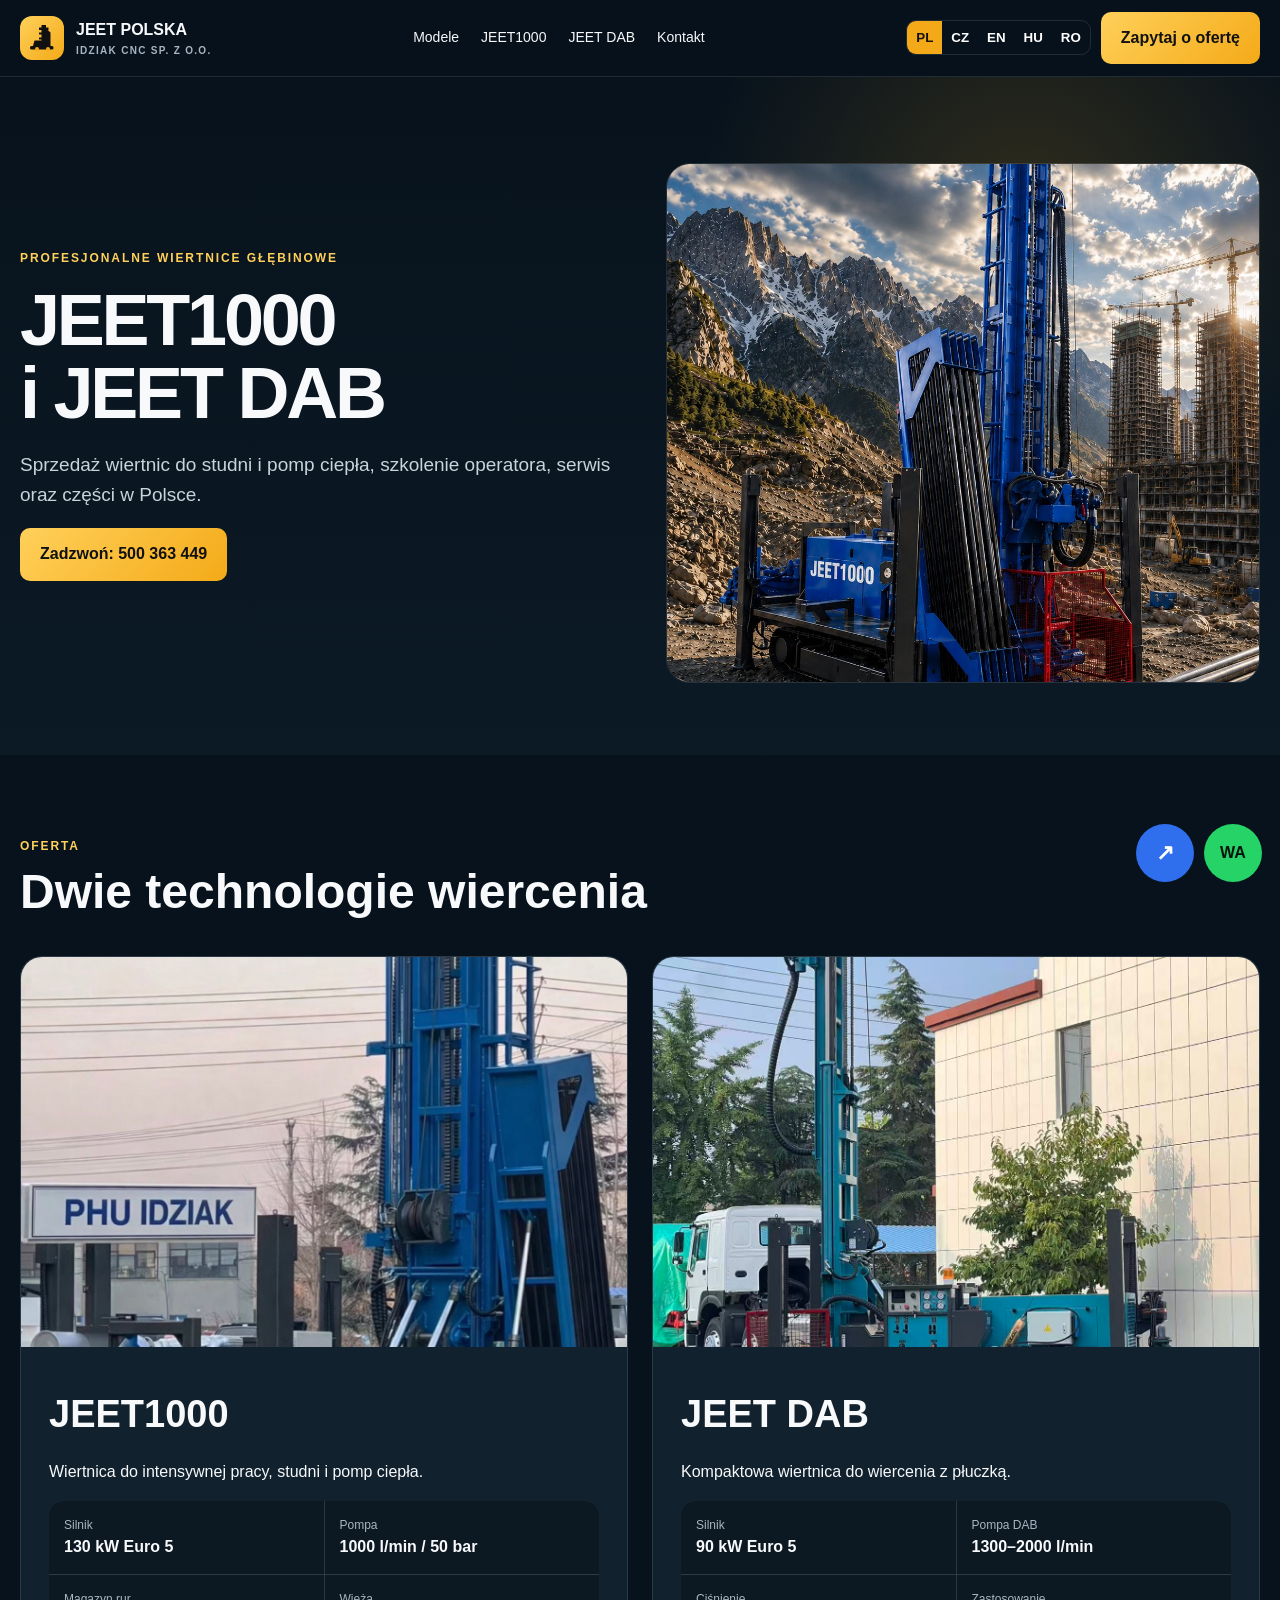
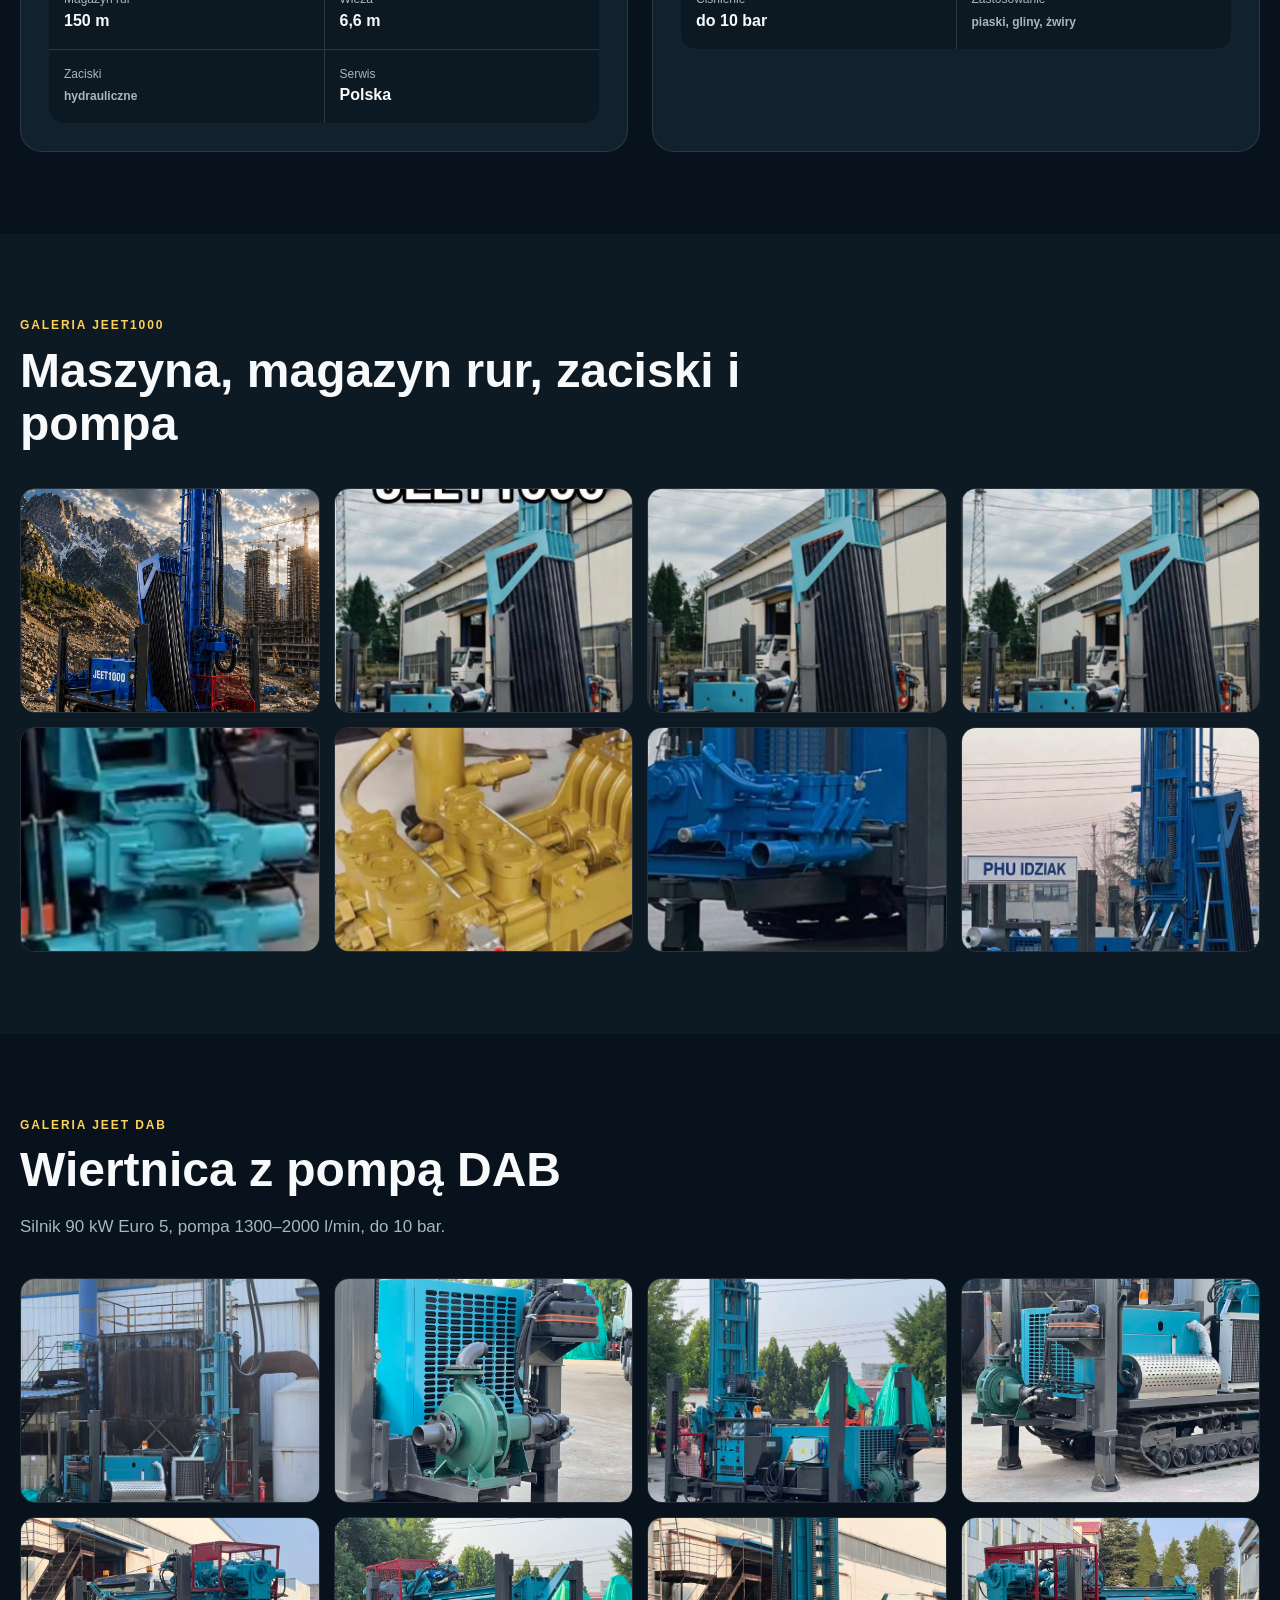
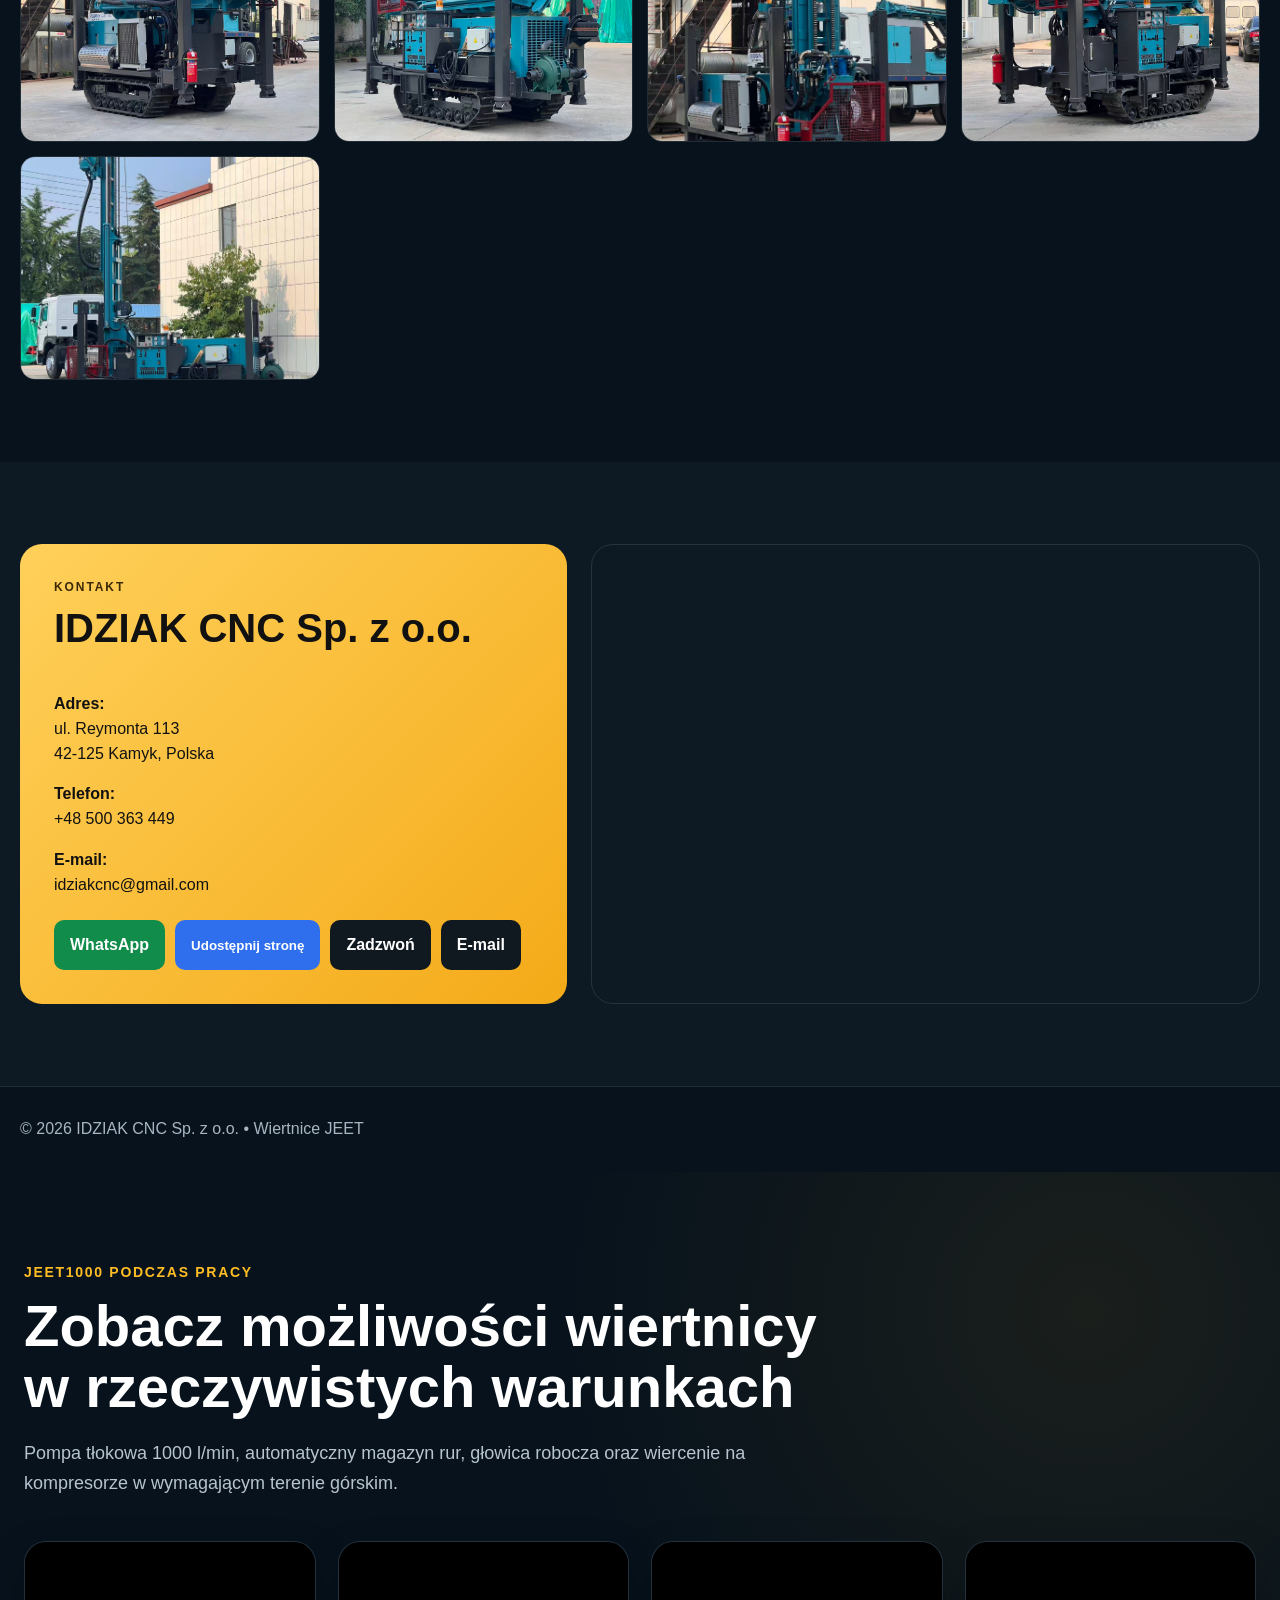
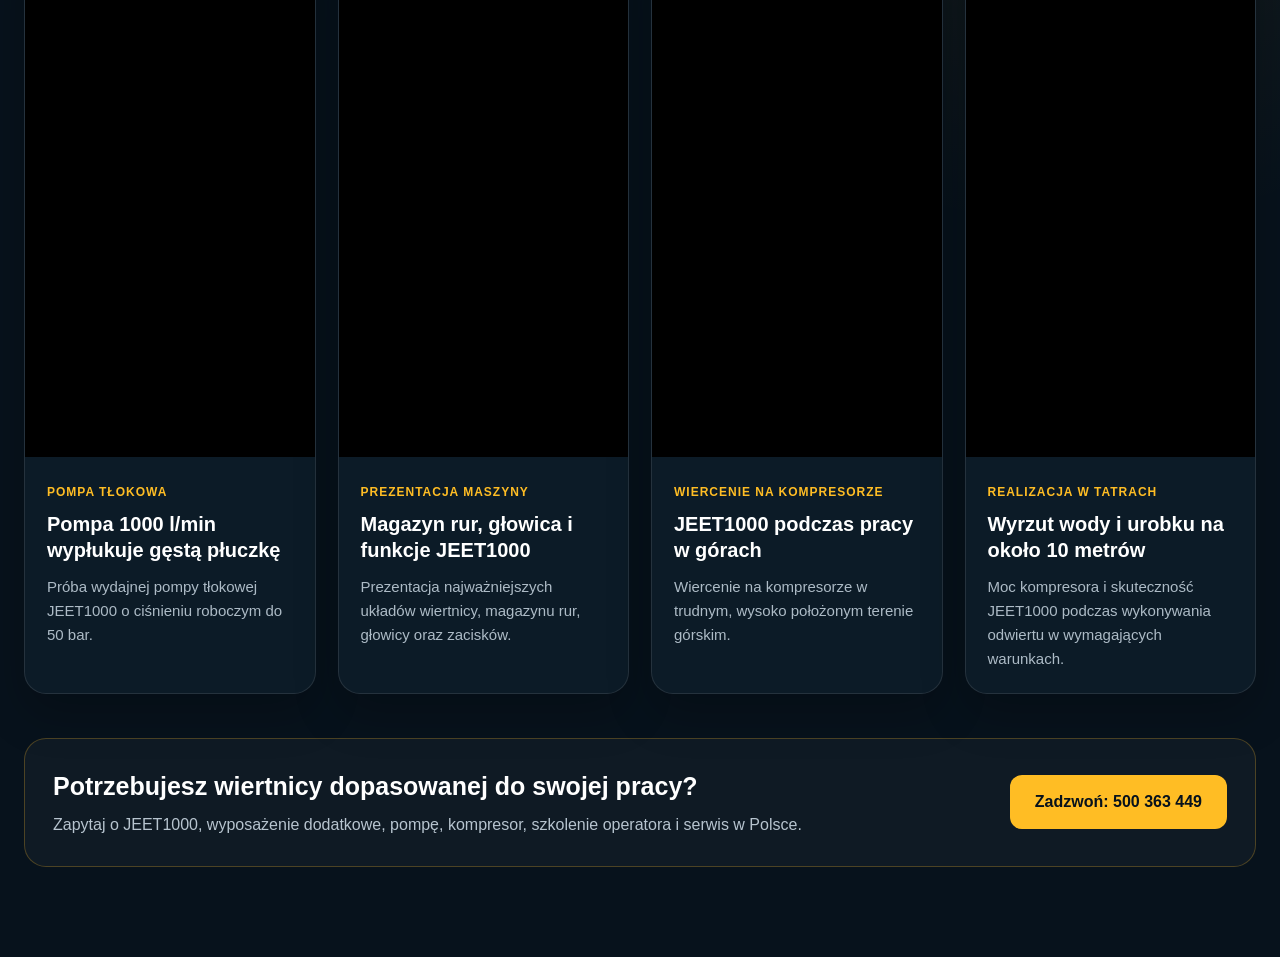
<file: index.html>
<!doctype html>
<html lang="pl"><head><meta charset="utf-8"><meta name="viewport" content="width=device-width,initial-scale=1">
<meta name="description" content="Wiertnice JEET1000 i JEET DAB. Sprzedaż, serwis i części – IDZIAK CNC Sp. z o.o.">
<title>Wiertnice JEET | IDZIAK CNC Sp. z o.o.</title>
  <link rel="canonical" href="https://jeetpolska.pl/">

<meta property="og:type" content="website">
<meta property="og:locale" content="pl_PL">
<meta property="og:site_name" content="JEET POLSKA">
<meta property="og:title" content="Wiertnice JEET1000 i JEET DAB | JEET POLSKA">
<meta property="og:description" content="Profesjonalne wiertnice do studni głębinowych i pomp ciepła. Sprzedaż, szkolenie operatora, serwis i części w Polsce.">
<meta property="og:url" content="https://jeetpolska.pl/">
<meta property="og:image" content="https://jeetpolska.pl/og-jeetpolska.jpg">
<meta property="og:image:secure_url" content="https://jeetpolska.pl/og-jeetpolska.jpg">
<meta property="og:image:type" content="image/jpeg">
<meta property="og:image:width" content="1200">
<meta property="og:image:height" content="630">
<meta property="og:image:alt" content="Wiertnica JEET1000 – JEET POLSKA">

<meta name="twitter:card" content="summary_large_image">
<meta name="twitter:title" content="Wiertnice JEET1000 i JEET DAB">
<meta name="twitter:description" content="Profesjonalne wiertnice do studni głębinowych i pomp ciepła.">
<meta name="twitter:image" content="https://jeetpolska.pl/og-jeetpolska.jpg">
<style>
:root{--bg:#07121c;--p:#11212d;--t:#f7f9fb;--m:#a7b6c2;--g:#f4aa18;--g2:#ffd05a;--l:rgba(255,255,255,.11);--mx:1240px}
*{box-sizing:border-box}html{scroll-behavior:smooth}body{margin:0;font-family:Arial,sans-serif;background:var(--bg);color:var(--t);line-height:1.55}a{color:inherit;text-decoration:none}img{display:block;max-width:100%}.w{width:min(var(--mx),calc(100% - 40px));margin:auto}
nav{position:sticky;top:0;z-index:20;background:rgba(7,18,28,.93);border-bottom:1px solid var(--l)}.nav{min-height:76px;display:flex;align-items:center;justify-content:space-between;gap:20px}.brand{display:flex;align-items:center;gap:12px;font-weight:900}.mark{width:44px;height:44px;border-radius:12px;background:linear-gradient(135deg,var(--g2),var(--g));color:#111;display:grid;place-items:center}.mark svg{width:32px;height:32px}.brand small{display:block;color:var(--m);font-size:10px;letter-spacing:.13em}.menu{display:flex;gap:22px;font-size:14px}.btn{display:inline-flex;padding:14px 20px;border-radius:10px;background:linear-gradient(135deg,var(--g2),var(--g));color:#111;font-weight:900}
.lang{display:flex;border:1px solid var(--l);border-radius:10px;overflow:hidden}.lang button{border:0;background:transparent;color:#fff;padding:9px 9px;cursor:pointer;font-weight:700}.lang button.on{background:var(--g);color:#111}
.hero{padding:86px 0 72px;background:radial-gradient(circle at 80% 20%,rgba(244,170,24,.17),transparent 28%),linear-gradient(180deg,#07121c,#0c1a25)}.hg{display:grid;grid-template-columns:1fr 1fr;gap:52px;align-items:center}.eye{color:var(--g2);font-size:12px;font-weight:900;letter-spacing:.16em;text-transform:uppercase}h1{font-size:clamp(42px,6vw,72px);line-height:1.02;letter-spacing:-.045em;margin:16px 0 20px}.lead{font-size:19px;color:#c8d4dc}.photo{height:520px;border-radius:24px;overflow:hidden;border:1px solid var(--l);background:transparent}.photo img{width:100%;height:100%;object-fit:cover;object-position:center}
section{padding:82px 0}.dark{background:#0d1923}.head{max-width:800px;margin-bottom:38px}.head h2{font-size:clamp(32px,4vw,48px);line-height:1.1;margin:10px 0 14px}.head p{color:var(--m);font-size:17px}.models{display:grid;grid-template-columns:1fr 1fr;gap:24px}.card{border:1px solid var(--l);border-radius:22px;background:var(--p);overflow:hidden}.card img{width:100%;height:390px;object-fit:cover}.body{padding:28px}.body h3{font-size:38px;margin:10px 0}.specs{display:grid;grid-template-columns:1fr 1fr;gap:1px;background:var(--l);border-radius:14px;overflow:hidden}.spec{background:#0d1922;padding:15px}.spec span{display:block;color:var(--m);font-size:12px}.gallery{display:grid;grid-template-columns:repeat(4,1fr);gap:14px}.gallery a{aspect-ratio:4/3;border-radius:15px;overflow:hidden;border:1px solid var(--l)}.gallery img{width:100%;height:100%;object-fit:cover}.contact{display:grid;grid-template-columns:.9fr 1.1fr;gap:24px}.cc{padding:34px;border-radius:22px;background:linear-gradient(135deg,var(--g2),var(--g));color:#111}.cc h2{font-size:40px;margin-top:0}.quick{display:flex;gap:10px;flex-wrap:wrap;margin-top:22px}.quick a,.quick button{padding:13px 16px;border-radius:10px;background:#101820;color:#fff;font-weight:900;border:0;cursor:pointer}.quick .wa{background:#128c4a}.quick .share{background:#2f6fed}.map{border-radius:22px;overflow:hidden;border:1px solid var(--l)}.map iframe{width:100%;height:430px;border:0}footer{padding:30px 0;border-top:1px solid var(--l);color:var(--m)}.floating{position:fixed;right:18px;bottom:18px;display:flex;gap:10px;z-index:30}.float{width:58px;height:58px;border-radius:50%;display:grid;place-items:center;font-weight:900;border:0;cursor:pointer}.float.wa{background:#25d366;color:#07120b}.float.share{background:#2f6fed;color:#fff;font-size:22px}
[data-lang]{display:none!important}[data-lang].active{display:initial!important}
@media(max-width:1050px){.menu{display:none}.nav{flex-wrap:wrap;padding:10px 0}.nav-actions{display:flex;gap:8px;align-items:center}}
@media(max-width:900px){.hg,.models,.contact{grid-template-columns:1fr}.gallery{grid-template-columns:repeat(2,1fr)}}
@media(max-width:560px){.w{width:calc(100% - 24px)}.gallery,.specs{grid-template-columns:1fr}.photo{height:400px}.nav .btn{display:none}.lang{flex-wrap:wrap}.lang button{padding:8px 7px}}
.photo{
  background:transparent!important;
  overflow:hidden!important;
}

.head .photo{
  background:transparent!important;
  overflow:hidden!important;
}

.head .photo img{
  width:100%!important;
  height:100%!important;
  display:block!important;
  object-fit:cover!important;
  object-position:center!important;
}

.gallery .photo{
  background:transparent!important;
  overflow:hidden!important;
}

.gallery .photo img{
  width:100%!important;
  height:100%!important;
  display:block!important;
  object-fit:contain!important;
  object-position:center bottom!important;

</style></head><body>
<nav><div class="w nav">
<a class="brand" href="#"><span class="mark">
<svg viewBox="0 0 64 64" aria-hidden="true">
<rect x="8" y="48" width="47" height="7" rx="3" fill="#111"/>
<path d="M31 6h9v42h-9z" fill="#111"/>
<path d="M26 11h19v5H26zM26 21h19v4H26zM26 31h19v4H26z" fill="#111"/>
<path d="M40 13l9 8v27h-9z" fill="#111"/>
<path d="M17 37h17v11H14z" fill="#111"/>
<circle cx="22" cy="54" r="4" fill="#f4aa18"/><circle cx="44" cy="54" r="4" fill="#f4aa18"/>
</svg>
</span><span>JEET POLSKA<small>IDZIAK CNC SP. Z O.O.</small></span></a>

<div class="menu">
<a href="#modele"><span data-lang="pl">Modele</span><span data-lang="cs">Modely</span><span data-lang="en">Models</span><span data-lang="hu">Modellek</span><span data-lang="ro">Modele</span></a>
<a href="#jeet1000">JEET1000</a><a href="#jeetdab">JEET DAB</a>
<a href="#kontakt"><span data-lang="pl">Kontakt</span><span data-lang="cs">Kontakt</span><span data-lang="en">Contact</span><span data-lang="hu">Kapcsolat</span><span data-lang="ro">Contact</span></a>
</div>

<div class="nav-actions" style="display:flex;gap:10px;align-items:center">
<div class="lang"><button data-set-lang="pl" class="on">PL</button><button data-set-lang="cs">CZ</button><button data-set-lang="en">EN</button><button data-set-lang="hu">HU</button><button data-set-lang="ro">RO</button></div>
<a class="btn" href="#kontakt"><span data-lang="pl">Zapytaj o ofertę</span><span data-lang="cs">Poptat nabídku</span><span data-lang="en">Request a quote</span><span data-lang="hu">Ajánlatkérés</span><span data-lang="ro">Cere ofertă</span></a>
</div>
</div></nav>

<header class="hero"><div class="w hg"><div>
<div class="eye"><span data-lang="pl">Profesjonalne wiertnice głębinowe</span><span data-lang="cs">Profesionální hlubinné vrtné soupravy</span><span data-lang="en">Professional deep drilling rigs</span><span data-lang="hu">Professzionális mélyfúró berendezések</span><span data-lang="ro">Instalații profesionale de foraj de adâncime</span></div>
<h1>JEET1000<br><span data-lang="pl">i JEET DAB</span><span data-lang="cs">a JEET DAB</span><span data-lang="en">and JEET DAB</span><span data-lang="hu">és JEET DAB</span><span data-lang="ro">și JEET DAB</span></h1>
<p class="lead"><span data-lang="pl">Sprzedaż wiertnic do studni i pomp ciepła, szkolenie operatora, serwis oraz części w Polsce.</span><span data-lang="cs">Prodej vrtných souprav pro studny a tepelná čerpadla, školení obsluhy, servis a náhradní díly.</span><span data-lang="en">Sales of drilling rigs for wells and heat pumps, operator training, service and spare parts.</span><span data-lang="hu">Fúróberendezések értékesítése kutakhoz és hőszivattyúkhoz, kezelői oktatás, szerviz és alkatrészek.</span><span data-lang="ro">Vânzare de instalații de foraj pentru puțuri și pompe de căldură, instruire operatori, service și piese de schimb.</span></p>
<p><a class="btn" href="tel:+48500363449"><span data-lang="pl">Zadzwoń: 500 363 449</span><span data-lang="cs">Zavolejte: +48 500 363 449</span><span data-lang="en">Call: +48 500 363 449</span><span data-lang="hu">Hívjon: +48 500 363 449</span><span data-lang="ro">Sunați: +48 500 363 449</span></a></p>
</div><div class="photo"><img src="assets/jeet1000-1.jpg" alt="JEET1000"></div></div></header>

<section id="modele"><div class="w"><div class="head"><div class="eye"><span data-lang="pl">Oferta</span><span data-lang="cs">Nabídka</span><span data-lang="en">Offer</span><span data-lang="hu">Kínálat</span><span data-lang="ro">Ofertă</span></div><h2><span data-lang="pl">Dwie technologie wiercenia</span><span data-lang="cs">Dvě technologie vrtání</span><span data-lang="en">Two drilling technologies</span><span data-lang="hu">Két fúrási technológia</span><span data-lang="ro">Două tehnologii de foraj</span></h2></div><div class="models">

<article class="card"><img src="assets/jeet1000-8.jpg" alt="JEET1000"><div class="body"><h3>JEET1000</h3><p><span data-lang="pl">Wiertnica do intensywnej pracy, studni i pomp ciepła.</span><span data-lang="cs">Vrtná souprava pro intenzivní práci, studny a tepelná čerpadla.</span><span data-lang="en">A drilling rig for intensive work, wells and heat pumps.</span><span data-lang="hu">Nagy igénybevételű fúróberendezés kutakhoz és hőszivattyúkhoz.</span><span data-lang="ro">Instalație de foraj pentru lucrări intensive, puțuri și pompe de căldură.</span></p>
<div class="specs">
<div class="spec"><span><span data-lang="pl">Silnik</span><span data-lang="cs">Motor</span><span data-lang="en">Engine</span><span data-lang="hu">Motor</span><span data-lang="ro">Motor</span></span><strong>130 kW Euro 5</strong></div>
<div class="spec"><span><span data-lang="pl">Pompa</span><span data-lang="cs">Čerpadlo</span><span data-lang="en">Pump</span><span data-lang="hu">Szivattyú</span><span data-lang="ro">Pompă</span></span><strong>1000 l/min / 50 bar</strong></div>
<div class="spec"><span><span data-lang="pl">Magazyn rur</span><span data-lang="cs">Zásobník tyčí</span><span data-lang="en">Rod storage</span><span data-lang="hu">Fúrórúd-tároló</span><span data-lang="ro">Magazie prăjini</span></span><strong>150 m</strong></div>
<div class="spec"><span><span data-lang="pl">Wieża</span><span data-lang="cs">Věž</span><span data-lang="en">Mast</span><span data-lang="hu">Torony</span><span data-lang="ro">Turn</span></span><strong>6,6 m</strong></div>
<div class="spec"><span><span data-lang="pl">Zaciski</span><span data-lang="cs">Upínání</span><span data-lang="en">Clamps</span><span data-lang="hu">Befogók</span><span data-lang="ro">Cleme</span></span><strong><span data-lang="pl">hydrauliczne</span><span data-lang="cs">hydraulické</span><span data-lang="en">hydraulic</span><span data-lang="hu">hidraulikus</span><span data-lang="ro">hidraulice</span></strong></div>
<div class="spec"><span><span data-lang="pl">Serwis</span><span data-lang="cs">Servis</span><span data-lang="en">Service</span><span data-lang="hu">Szerviz</span><span data-lang="ro">Service</span></span><strong>Polska</strong></div>
</div></div></article>

<article class="card"><img src="assets/jeetdab-9.jpg" alt="JEET DAB"><div class="body"><h3>JEET DAB</h3><p><span data-lang="pl">Kompaktowa wiertnica do wiercenia z płuczką.</span><span data-lang="cs">Kompaktní vrtná souprava pro vrtání s výplachem.</span><span data-lang="en">Compact drilling rig for mud drilling.</span><span data-lang="hu">Kompakt fúróberendezés öblítéses fúráshoz.</span><span data-lang="ro">Instalație compactă pentru foraj cu noroi.</span></p>
<div class="specs">
<div class="spec"><span><span data-lang="pl">Silnik</span><span data-lang="cs">Motor</span><span data-lang="en">Engine</span><span data-lang="hu">Motor</span><span data-lang="ro">Motor</span></span><strong>90 kW Euro 5</strong></div>
<div class="spec"><span>Pompa DAB</span><strong>1300–2000 l/min</strong></div>
<div class="spec"><span><span data-lang="pl">Ciśnienie</span><span data-lang="cs">Tlak</span><span data-lang="en">Pressure</span><span data-lang="hu">Nyomás</span><span data-lang="ro">Presiune</span></span><strong>do 10 bar</strong></div>
<div class="spec"><span><span data-lang="pl">Zastosowanie</span><span data-lang="cs">Použití</span><span data-lang="en">Application</span><span data-lang="hu">Felhasználás</span><span data-lang="ro">Utilizare</span></span><strong><span data-lang="pl">piaski, gliny, żwiry</span><span data-lang="cs">písky, jíly, štěrky</span><span data-lang="en">sand, clay, gravel</span><span data-lang="hu">homok, agyag, kavics</span><span data-lang="ro">nisip, argilă, pietriș</span></strong></div>
</div></div></article>
</div></div></section>

<section class="dark" id="jeet1000"><div class="w"><div class="head"><div class="eye">Galeria JEET1000</div><h2><span data-lang="pl">Maszyna, magazyn rur, zaciski i pompa</span><span data-lang="cs">Stroj, zásobník tyčí, upínání a čerpadlo</span><span data-lang="en">Machine, rod storage, clamps and pump</span><span data-lang="hu">Gép, fúrórúd-tároló, befogók és szivattyú</span><span data-lang="ro">Mașină, magazie de prăjini, cleme și pompă</span></h2></div><div class="gallery">
<a href="assets/jeet1000-1.jpg"><img src="assets/jeet1000-1.jpg" alt="JEET1000 zdjęcie 1"></a><a href="assets/jeet1000-2.jpg"><img src="assets/jeet1000-2.jpg" alt="JEET1000 zdjęcie 2"></a><a href="assets/jeet1000-3.jpg"><img src="assets/jeet1000-3.jpg" alt="JEET1000 zdjęcie 3"></a><a href="assets/jeet1000-4.jpg"><img src="assets/jeet1000-4.jpg" alt="JEET1000 zdjęcie 4"></a><a href="assets/jeet1000-5.jpg"><img src="assets/jeet1000-5.jpg" alt="JEET1000 zdjęcie 5"></a><a href="assets/jeet1000-6.jpg"><img src="assets/jeet1000-6.jpg" alt="JEET1000 zdjęcie 6"></a><a href="assets/jeet1000-7.jpg"><img src="assets/jeet1000-7.jpg" alt="JEET1000 zdjęcie 7"></a><a href="assets/jeet1000-8.jpg"><img src="assets/jeet1000-8.jpg" alt="JEET1000 zdjęcie 8"></a>
</div></div></section>

<section id="jeetdab"><div class="w"><div class="head"><div class="eye">Galeria JEET DAB</div><h2><span data-lang="pl">Wiertnica z pompą DAB</span><span data-lang="cs">Vrtná souprava s čerpadlem DAB</span><span data-lang="en">Drilling rig with DAB pump</span><span data-lang="hu">Fúróberendezés DAB szivattyúval</span><span data-lang="ro">Instalație de foraj cu pompă DAB</span></h2><p>Silnik 90 kW Euro 5, pompa 1300–2000 l/min, do 10 bar.</p></div><div class="gallery">
<a href="assets/jeetdab-1.jpg"><img src="assets/jeetdab-1.jpg" alt="JEET DAB zdjęcie 1"></a><a href="assets/jeetdab-2.jpg"><img src="assets/jeetdab-2.jpg" alt="JEET DAB zdjęcie 2"></a><a href="assets/jeetdab-3.jpg"><img src="assets/jeetdab-3.jpg" alt="JEET DAB zdjęcie 3"></a><a href="assets/jeetdab-4.jpg"><img src="assets/jeetdab-4.jpg" alt="JEET DAB zdjęcie 4"></a><a href="assets/jeetdab-5.jpg"><img src="assets/jeetdab-5.jpg" alt="JEET DAB zdjęcie 5"></a><a href="assets/jeetdab-6.jpg"><img src="assets/jeetdab-6.jpg" alt="JEET DAB zdjęcie 6"></a><a href="assets/jeetdab-7.jpg"><img src="assets/jeetdab-7.jpg" alt="JEET DAB zdjęcie 7"></a><a href="assets/jeetdab-8.jpg"><img src="assets/jeetdab-8.jpg" alt="JEET DAB zdjęcie 8"></a><a href="assets/jeetdab-9.jpg"><img src="assets/jeetdab-9.jpg" alt="JEET DAB zdjęcie 9"></a>
</div></div></section>

<section class="dark" id="kontakt"><div class="w contact"><div class="cc"><div class="eye" style="color:#3b2805"><span data-lang="pl">Kontakt</span><span data-lang="cs">Kontakt</span><span data-lang="en">Contact</span><span data-lang="hu">Kapcsolat</span><span data-lang="ro">Contact</span></div><h2>IDZIAK CNC Sp. z o.o.</h2><p><strong>Adres:</strong><br>ul. Reymonta 113<br>42-125 Kamyk, Polska</p><p><strong>Telefon:</strong><br><a href="tel:+48500363449">+48 500 363 449</a></p><p><strong>E-mail:</strong><br><a href="mailto:idziakcnc@gmail.com">idziakcnc@gmail.com</a></p><div class="quick">
<a class="wa" href="https://wa.me/48500363449" target="_blank" rel="noopener">WhatsApp</a>
<button class="share" onclick="shareSite()"><span data-lang="pl">Udostępnij stronę</span><span data-lang="cs">Sdílet stránku</span><span data-lang="en">Share website</span><span data-lang="hu">Weboldal megosztása</span><span data-lang="ro">Distribuie site-ul</span></button>
<a href="tel:+48500363449"><span data-lang="pl">Zadzwoń</span><span data-lang="cs">Zavolat</span><span data-lang="en">Call</span><span data-lang="hu">Hívás</span><span data-lang="ro">Sună</span></a><a href="mailto:idziakcnc@gmail.com">E-mail</a>
</div></div><div class="map"><iframe loading="lazy" allowfullscreen src="https://www.google.com/maps?q=Reymonta%20113%2C%2042-125%20Kamyk%2C%20Polska&output=embed"></iframe></div></div></section>

<footer><div class="w">© 2026 IDZIAK CNC Sp. z o.o. • Wiertnice JEET</div></footer>
<div class="floating"><button class="float share" onclick="shareSite()" aria-label="Udostępnij stronę">↗</button><a class="float wa" href="https://wa.me/48500363449" target="_blank" rel="noopener">WA</a></div>

<script>
const supported=['pl','cs','en','hu','ro'];
function setLang(lang){
  if(!supported.includes(lang)) lang='pl';
  document.documentElement.lang=lang;
  document.querySelectorAll('[data-lang]').forEach(el=>el.classList.toggle('active',el.dataset.lang===lang));
  document.querySelectorAll('[data-set-lang]').forEach(btn=>btn.classList.toggle('on',btn.dataset.setLang===lang));
}
async function shareSite(){
  const url='https://jeetpolska.pl';
  try{
    if(navigator.share){await navigator.share({title:'JEET Polska',text:'Wiertnice JEET1000 i JEET DAB',url});}
    else{await navigator.clipboard.writeText(url);alert('Link skopiowany: '+url);}
  }catch(e){}
}
setLang('pl');
document.querySelectorAll('[data-set-lang]').forEach(btn=>btn.addEventListener('click',()=>setLang(btn.dataset.setLang)));
</script>
<!-- FILMY JEET1000 -->
<style>
  .jeet-videos {
    padding: 90px 24px;
    background:
      radial-gradient(circle at 85% 10%, rgba(255, 184, 30, 0.08), transparent 32%),
      #07121c;
    color: #fff;
  }

  .jeet-videos__container {
    width: min(1240px, 100%);
    margin: 0 auto;
  }

  .jeet-videos__label {
    margin: 0 0 12px;
    color: #ffbd24;
    font-size: 14px;
    font-weight: 800;
    letter-spacing: 1.7px;
    text-transform: uppercase;
  }

  .jeet-videos h2 {
    margin: 0;
    max-width: 850px;
    font-size: clamp(34px, 5vw, 58px);
    line-height: 1.05;
  }

  .jeet-videos__intro {
    max-width: 800px;
    margin: 20px 0 42px;
    color: #b7c4cf;
    font-size: 18px;
    line-height: 1.7;
  }

  .jeet-videos__grid {
    display: grid;
    grid-template-columns: repeat(4, minmax(0, 1fr));
    gap: 22px;
  }

  .jeet-video-card {
    overflow: hidden;
    border: 1px solid rgba(255, 255, 255, 0.1);
    border-radius: 22px;
    background: #0c1b27;
    box-shadow: 0 20px 45px rgba(0, 0, 0, 0.22);
    transition: transform 0.25s ease, border-color 0.25s ease;
  }

  .jeet-video-card:hover {
    transform: translateY(-6px);
    border-color: rgba(255, 189, 36, 0.55);
  }

  .jeet-video-card__movie {
    position: relative;
    width: 100%;
    aspect-ratio: 9 / 16;
    background: #000;
  }

  .jeet-video-card iframe {
    position: absolute;
    inset: 0;
    width: 100%;
    height: 100%;
    border: 0;
  }

  .jeet-video-card__content {
    padding: 22px;
  }

  .jeet-video-card__tag {
    display: inline-block;
    margin-bottom: 10px;
    color: #ffbd24;
    font-size: 12px;
    font-weight: 800;
    letter-spacing: 1px;
    text-transform: uppercase;
  }

  .jeet-video-card h3 {
    margin: 0 0 12px;
    font-size: 20px;
    line-height: 1.3;
  }

  .jeet-video-card p {
    margin: 0;
    color: #adbbc6;
    font-size: 15px;
    line-height: 1.6;
  }

  .jeet-videos__cta {
    display: flex;
    flex-wrap: wrap;
    align-items: center;
    gap: 18px;
    margin-top: 44px;
    padding: 28px;
    border: 1px solid rgba(255, 189, 36, 0.25);
    border-radius: 22px;
    background: rgba(255, 255, 255, 0.035);
  }

  .jeet-videos__cta-text {
    flex: 1 1 440px;
  }

  .jeet-videos__cta h3 {
    margin: 0 0 7px;
    font-size: 25px;
  }

  .jeet-videos__cta p {
    margin: 0;
    color: #b7c4cf;
  }

  .jeet-videos__button {
    display: inline-flex;
    min-height: 54px;
    align-items: center;
    justify-content: center;
    padding: 0 25px;
    border-radius: 12px;
    background: #ffbd24;
    color: #07121c !important;
    font-weight: 900;
    text-decoration: none;
    white-space: nowrap;
    transition: transform 0.2s ease, filter 0.2s ease;
  }

  .jeet-videos__button:hover {
    transform: translateY(-2px);
    filter: brightness(1.06);
  }

  @media (max-width: 1100px) {
    .jeet-videos__grid {
      grid-template-columns: repeat(2, minmax(0, 1fr));
    }
  }

  @media (max-width: 620px) {
    .jeet-videos {
      padding: 65px 16px;
    }

    .jeet-videos__grid {
      grid-template-columns: 1fr;
    }

    .jeet-video-card__movie {
      aspect-ratio: 9 / 14;
    }

    .jeet-videos__button {
      width: 100%;
    }
  }
</style>

<section class="jeet-videos" id="filmy-jeet1000">
  <div class="jeet-videos__container">

    <p class="jeet-videos__label">JEET1000 podczas pracy</p>

    <h2>Zobacz możliwości wiertnicy w rzeczywistych warunkach</h2>

    <p class="jeet-videos__intro">
      Pompa tłokowa 1000 l/min, automatyczny magazyn rur, głowica robocza
      oraz wiercenie na kompresorze w wymagającym terenie górskim.
    </p>

    <div class="jeet-videos__grid">

      <article class="jeet-video-card">
        <div class="jeet-video-card__movie">
          <iframe
            src="https://www.youtube.com/embed/xvJDXoF6m2Y"
            title="JEET1000 – pompa 1000 litrów na minutę wypłukuje gęstą płuczkę"
            loading="lazy"
            allow="accelerometer; autoplay; clipboard-write; encrypted-media; gyroscope; picture-in-picture; web-share"
            allowfullscreen>
          </iframe>
        </div>

        <div class="jeet-video-card__content">
          <span class="jeet-video-card__tag">Pompa tłokowa</span>
          <h3>Pompa 1000 l/min wypłukuje gęstą płuczkę</h3>
          <p>
            Próba wydajnej pompy tłokowej JEET1000 o ciśnieniu roboczym
            do 50 bar.
          </p>
        </div>
      </article>

      <article class="jeet-video-card">
        <div class="jeet-video-card__movie">
          <iframe
            src="https://www.youtube.com/embed/laGhnEovGLc"
            title="JEET1000 – prezentacja magazynu rur, głowicy i funkcji wiertnicy"
            loading="lazy"
            allow="accelerometer; autoplay; clipboard-write; encrypted-media; gyroscope; picture-in-picture; web-share"
            allowfullscreen>
          </iframe>
        </div>

        <div class="jeet-video-card__content">
          <span class="jeet-video-card__tag">Prezentacja maszyny</span>
          <h3>Magazyn rur, głowica i funkcje JEET1000</h3>
          <p>
            Prezentacja najważniejszych układów wiertnicy, magazynu rur,
            głowicy oraz zacisków.
          </p>
        </div>
      </article>

      <article class="jeet-video-card">
        <div class="jeet-video-card__movie">
          <iframe
            src="https://www.youtube.com/embed/xsFv51TJFzM"
            title="JEET1000 – wiercenie na kompresorze w wysokich górach"
            loading="lazy"
            allow="accelerometer; autoplay; clipboard-write; encrypted-media; gyroscope; picture-in-picture; web-share"
            allowfullscreen>
          </iframe>
        </div>

        <div class="jeet-video-card__content">
          <span class="jeet-video-card__tag">Wiercenie na kompresorze</span>
          <h3>JEET1000 podczas pracy w górach</h3>
          <p>
            Wiercenie na kompresorze w trudnym, wysoko położonym terenie
            górskim.
          </p>
        </div>
      </article>

      <article class="jeet-video-card">
        <div class="jeet-video-card__movie">
          <iframe
            src="https://www.youtube.com/embed/6n5VmcMC-GY"
            title="JEET1000 w Tatrach – wyrzut wody i urobku na około 10 metrów"
            loading="lazy"
            allow="accelerometer; autoplay; clipboard-write; encrypted-media; gyroscope; picture-in-picture; web-share"
            allowfullscreen>
          </iframe>
        </div>

        <div class="jeet-video-card__content">
          <span class="jeet-video-card__tag">Realizacja w Tatrach</span>
          <h3>Wyrzut wody i urobku na około 10 metrów</h3>
          <p>
            Moc kompresora i skuteczność JEET1000 podczas wykonywania
            odwiertu w wymagających warunkach.
          </p>
        </div>
      </article>

    </div>

    <div class="jeet-videos__cta">
      <div class="jeet-videos__cta-text">
        <h3>Potrzebujesz wiertnicy dopasowanej do swojej pracy?</h3>
        <p>
          Zapytaj o JEET1000, wyposażenie dodatkowe, pompę, kompresor,
          szkolenie operatora i serwis w Polsce.
        </p>
      </div>

      <a class="jeet-videos__button" href="tel:+48500363449">
        Zadzwoń: 500 363 449
      </a>
    </div>

  </div>
</section>

<!-- SEO FILMÓW YOUTUBE -->
<script type="application/ld+json">
{
  "@context": "https://schema.org",
  "@graph": [
    {
      "@type": "VideoObject",
      "name": "JEET1000 – pompa 1000 l/min wypłukuje gęstą płuczkę",
      "description": "Pompa tłokowa wiertnicy JEET1000 o wydajności do 1000 l/min i ciśnieniu do 50 bar.",
      "thumbnailUrl": "https://i.ytimg.com/vi/xvJDXoF6m2Y/hqdefault.jpg",
      "uploadDate": "2026-07-20",
      "embedUrl": "https://www.youtube.com/embed/xvJDXoF6m2Y",
      "contentUrl": "https://youtube.com/shorts/xvJDXoF6m2Y"
    },
    {
      "@type": "VideoObject",
      "name": "JEET1000 – magazyn rur, głowica i funkcje wiertnicy",
      "description": "Pełna prezentacja wiertnicy JEET1000, magazynu rur, głowicy roboczej i zacisków.",
      "thumbnailUrl": "https://i.ytimg.com/vi/laGhnEovGLc/hqdefault.jpg",
      "uploadDate": "2026-07-20",
      "embedUrl": "https://www.youtube.com/embed/laGhnEovGLc",
      "contentUrl": "https://youtube.com/shorts/laGhnEovGLc"
    },
    {
      "@type": "VideoObject",
      "name": "JEET1000 – wiercenie na kompresorze w górach",
      "description": "Wiertnica JEET1000 podczas wiercenia na kompresorze w wymagającym terenie górskim.",
      "thumbnailUrl": "https://i.ytimg.com/vi/xsFv51TJFzM/hqdefault.jpg",
      "uploadDate": "2026-07-20",
      "embedUrl": "https://www.youtube.com/embed/xsFv51TJFzM",
      "contentUrl": "https://youtube.com/shorts/xsFv51TJFzM"
    },
    {
      "@type": "VideoObject",
      "name": "JEET1000 w Tatrach – wyrzut wody na około 10 metrów",
      "description": "Wiercenie na kompresorze w Tatrach z wyrzutem wody i urobku na około 10 metrów.",
      "thumbnailUrl": "https://i.ytimg.com/vi/6n5VmcMC-GY/hqdefault.jpg",
      "uploadDate": "2026-07-20",
      "embedUrl": "https://www.youtube.com/embed/6n5VmcMC-GY",
      "contentUrl": "https://youtube.com/shorts/6n5VmcMC-GY"
    }
  ]
}
</script>
</body></html>
</file>
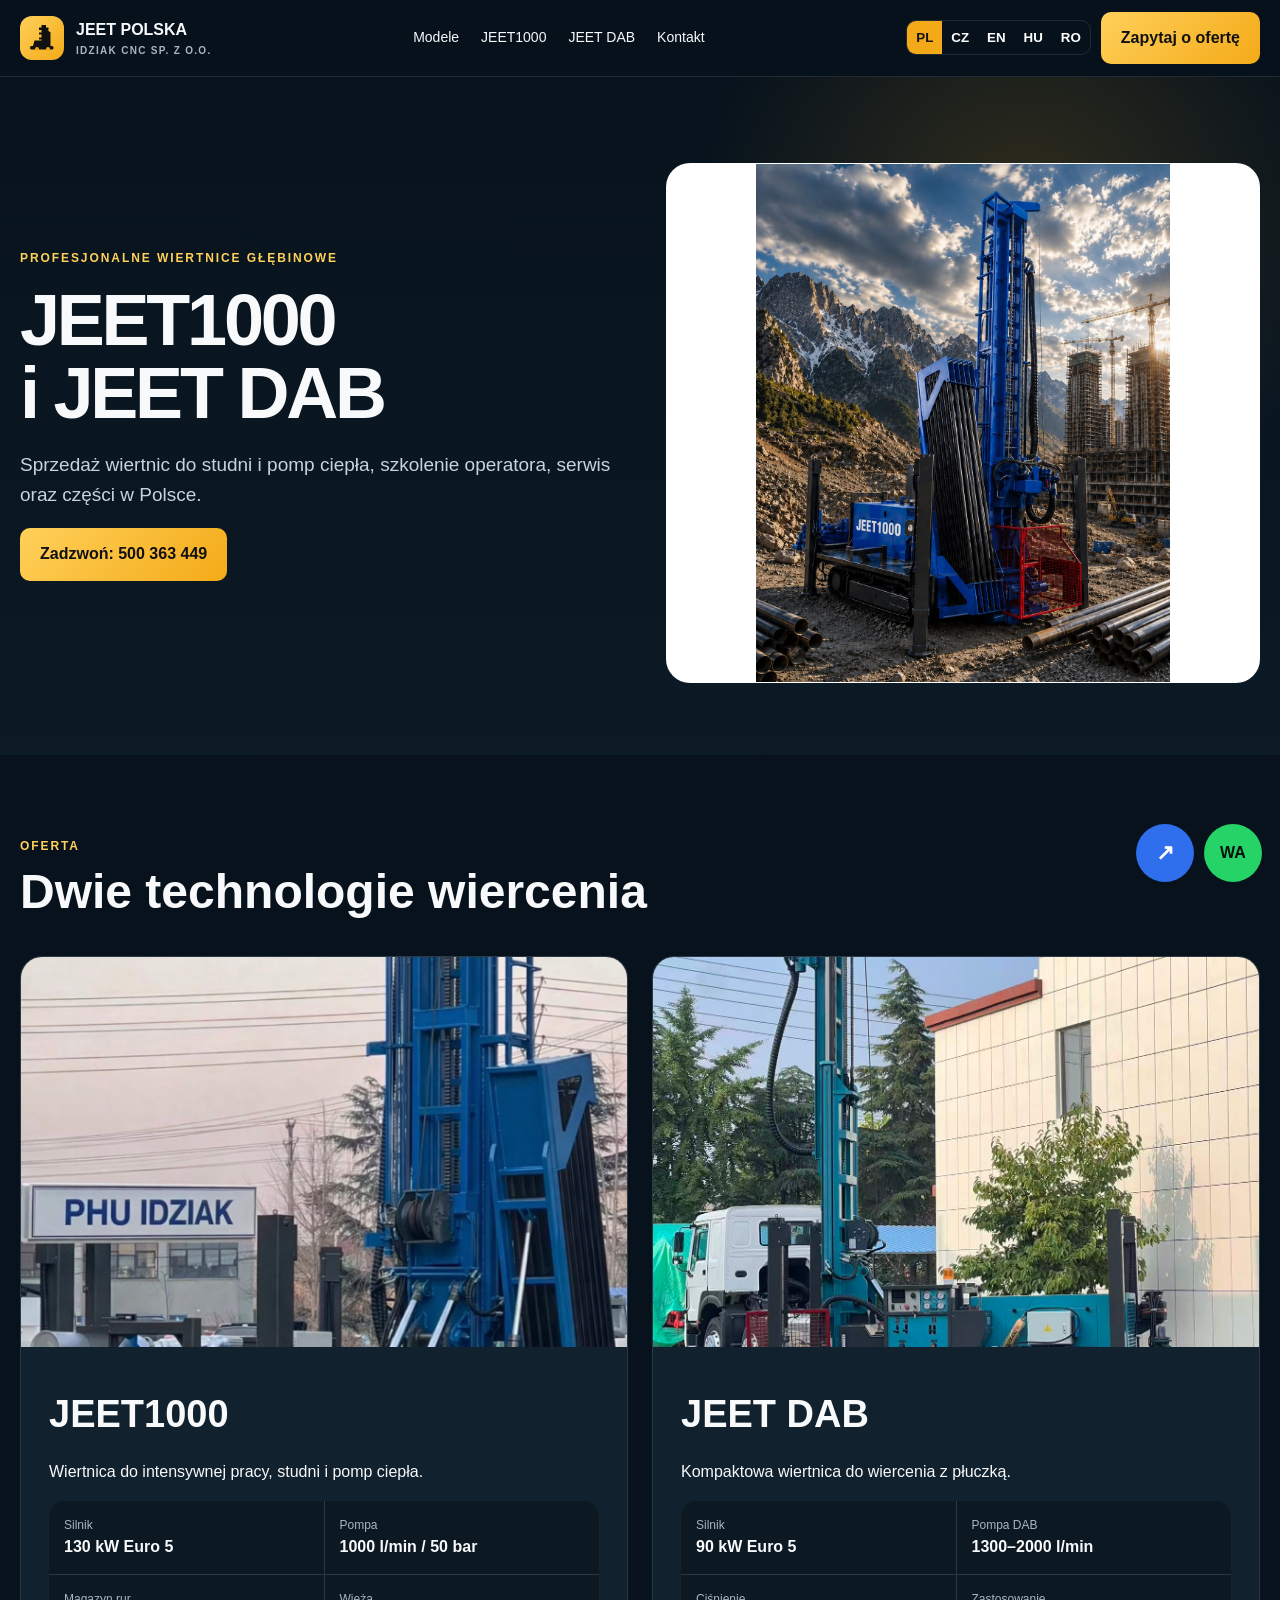
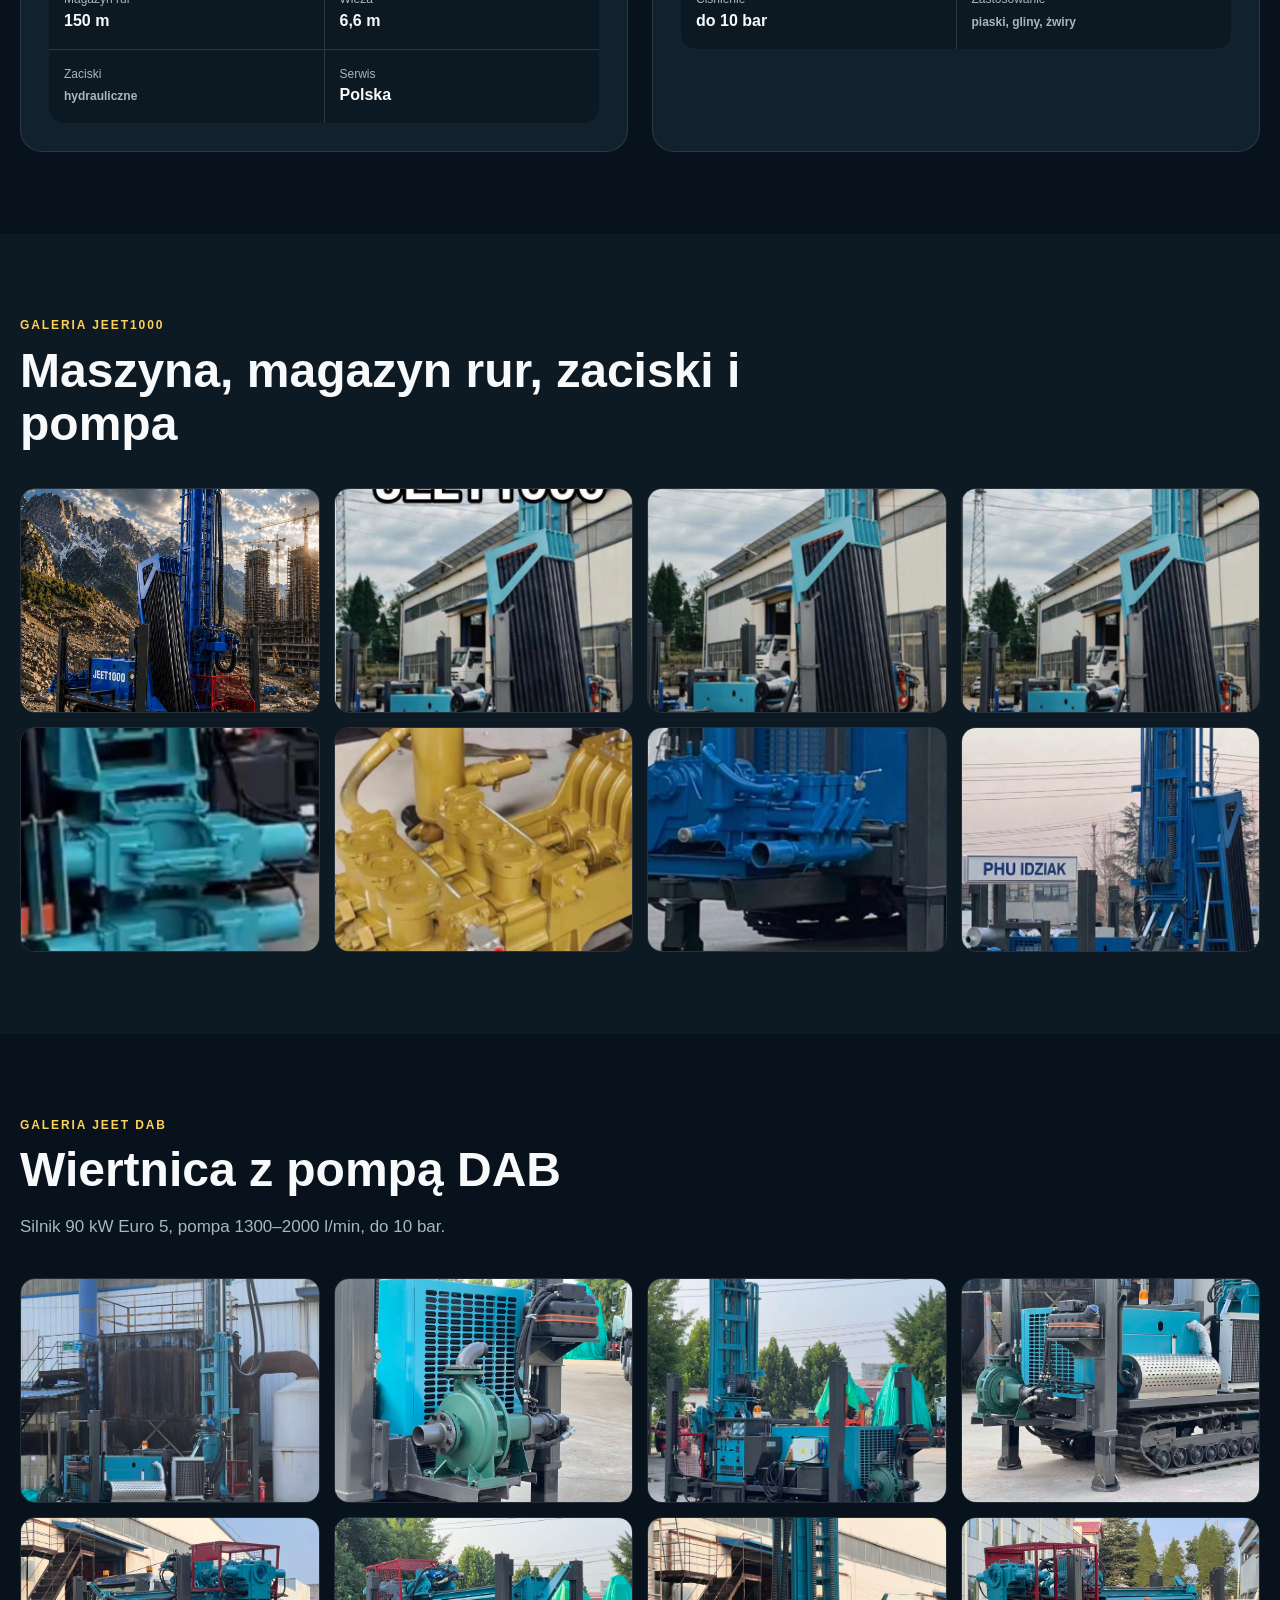
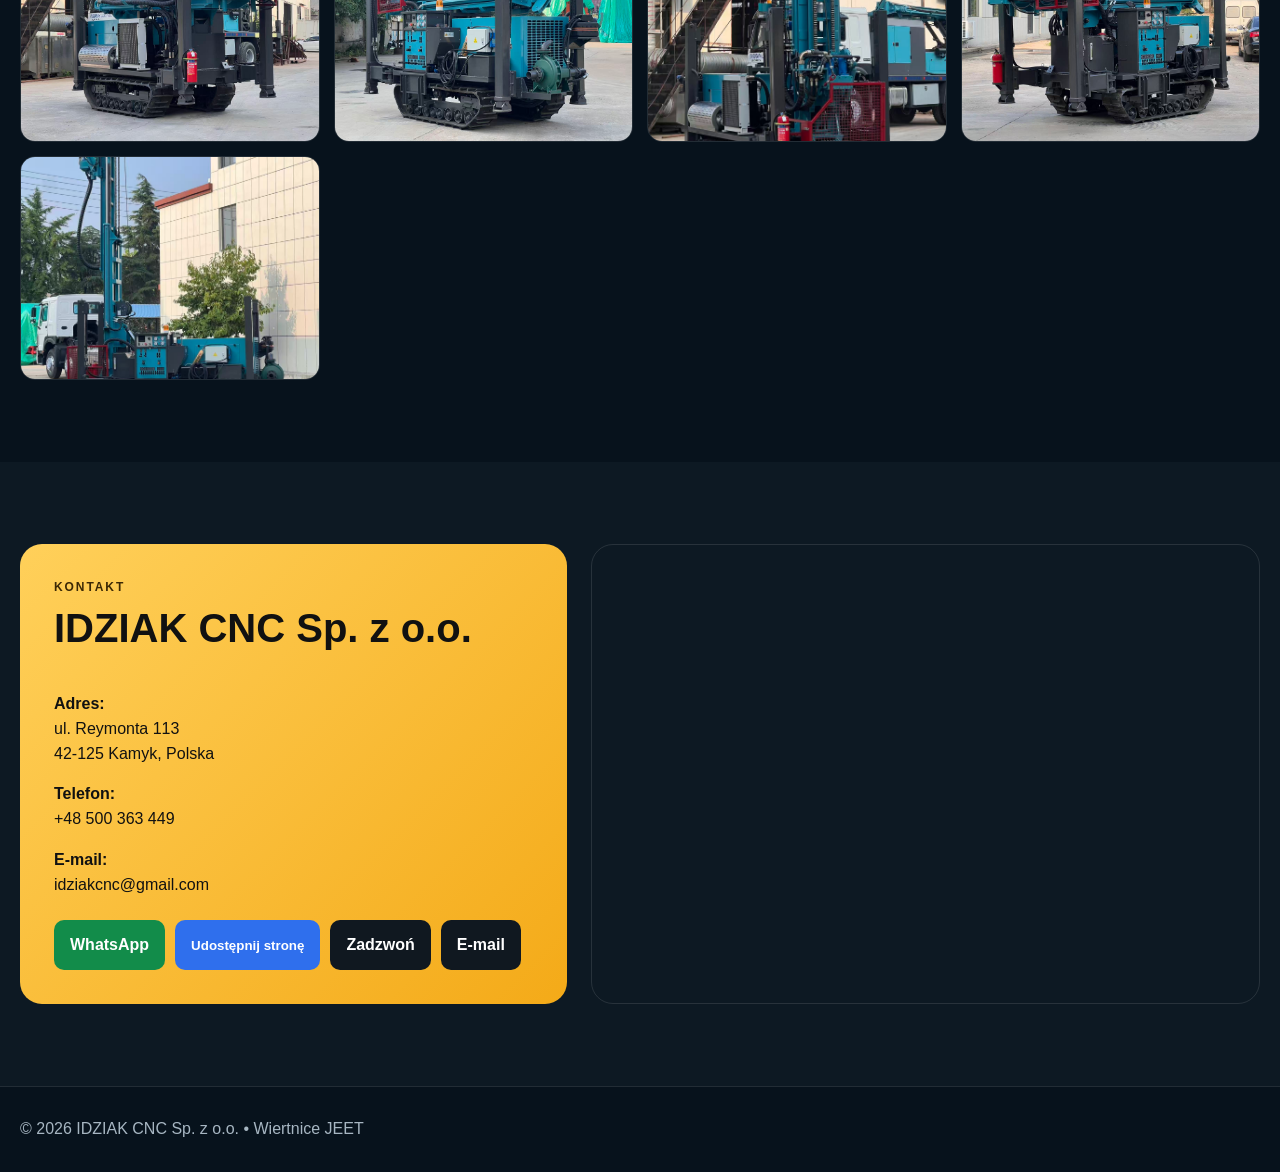
<file: index(3).html>
<!doctype html>
<html lang="pl"><head><meta charset="utf-8"><meta name="viewport" content="width=device-width,initial-scale=1">
<meta name="description" content="Wiertnice JEET1000 i JEET DAB. Sprzedaż, serwis i części – IDZIAK CNC Sp. z o.o.">
<title>Wiertnice JEET | IDZIAK CNC Sp. z o.o.</title>
<style>
:root{--bg:#07121c;--p:#11212d;--t:#f7f9fb;--m:#a7b6c2;--g:#f4aa18;--g2:#ffd05a;--l:rgba(255,255,255,.11);--mx:1240px}
*{box-sizing:border-box}html{scroll-behavior:smooth}body{margin:0;font-family:Arial,sans-serif;background:var(--bg);color:var(--t);line-height:1.55}a{color:inherit;text-decoration:none}img{display:block;max-width:100%}.w{width:min(var(--mx),calc(100% - 40px));margin:auto}
nav{position:sticky;top:0;z-index:20;background:rgba(7,18,28,.93);border-bottom:1px solid var(--l)}.nav{min-height:76px;display:flex;align-items:center;justify-content:space-between;gap:20px}.brand{display:flex;align-items:center;gap:12px;font-weight:900}.mark{width:44px;height:44px;border-radius:12px;background:linear-gradient(135deg,var(--g2),var(--g));color:#111;display:grid;place-items:center}.mark svg{width:32px;height:32px}.brand small{display:block;color:var(--m);font-size:10px;letter-spacing:.13em}.menu{display:flex;gap:22px;font-size:14px}.btn{display:inline-flex;padding:14px 20px;border-radius:10px;background:linear-gradient(135deg,var(--g2),var(--g));color:#111;font-weight:900}
.lang{display:flex;border:1px solid var(--l);border-radius:10px;overflow:hidden}.lang button{border:0;background:transparent;color:#fff;padding:9px 9px;cursor:pointer;font-weight:700}.lang button.on{background:var(--g);color:#111}
.hero{padding:86px 0 72px;background:radial-gradient(circle at 80% 20%,rgba(244,170,24,.17),transparent 28%),linear-gradient(180deg,#07121c,#0c1a25)}.hg{display:grid;grid-template-columns:1fr 1fr;gap:52px;align-items:center}.eye{color:var(--g2);font-size:12px;font-weight:900;letter-spacing:.16em;text-transform:uppercase}h1{font-size:clamp(42px,6vw,72px);line-height:1.02;letter-spacing:-.045em;margin:16px 0 20px}.lead{font-size:19px;color:#c8d4dc}.photo{height:520px;border-radius:24px;overflow:hidden;border:1px solid var(--l);background:#fff}.photo img{width:100%;height:100%;object-fit:contain}
section{padding:82px 0}.dark{background:#0d1923}.head{max-width:800px;margin-bottom:38px}.head h2{font-size:clamp(32px,4vw,48px);line-height:1.1;margin:10px 0 14px}.head p{color:var(--m);font-size:17px}.models{display:grid;grid-template-columns:1fr 1fr;gap:24px}.card{border:1px solid var(--l);border-radius:22px;background:var(--p);overflow:hidden}.card img{width:100%;height:390px;object-fit:cover}.body{padding:28px}.body h3{font-size:38px;margin:10px 0}.specs{display:grid;grid-template-columns:1fr 1fr;gap:1px;background:var(--l);border-radius:14px;overflow:hidden}.spec{background:#0d1922;padding:15px}.spec span{display:block;color:var(--m);font-size:12px}.gallery{display:grid;grid-template-columns:repeat(4,1fr);gap:14px}.gallery a{aspect-ratio:4/3;border-radius:15px;overflow:hidden;border:1px solid var(--l)}.gallery img{width:100%;height:100%;object-fit:cover}.contact{display:grid;grid-template-columns:.9fr 1.1fr;gap:24px}.cc{padding:34px;border-radius:22px;background:linear-gradient(135deg,var(--g2),var(--g));color:#111}.cc h2{font-size:40px;margin-top:0}.quick{display:flex;gap:10px;flex-wrap:wrap;margin-top:22px}.quick a,.quick button{padding:13px 16px;border-radius:10px;background:#101820;color:#fff;font-weight:900;border:0;cursor:pointer}.quick .wa{background:#128c4a}.quick .share{background:#2f6fed}.map{border-radius:22px;overflow:hidden;border:1px solid var(--l)}.map iframe{width:100%;height:430px;border:0}footer{padding:30px 0;border-top:1px solid var(--l);color:var(--m)}.floating{position:fixed;right:18px;bottom:18px;display:flex;gap:10px;z-index:30}.float{width:58px;height:58px;border-radius:50%;display:grid;place-items:center;font-weight:900;border:0;cursor:pointer}.float.wa{background:#25d366;color:#07120b}.float.share{background:#2f6fed;color:#fff;font-size:22px}
[data-lang]{display:none!important}[data-lang].active{display:initial!important}
@media(max-width:1050px){.menu{display:none}.nav{flex-wrap:wrap;padding:10px 0}.nav-actions{display:flex;gap:8px;align-items:center}}
@media(max-width:900px){.hg,.models,.contact{grid-template-columns:1fr}.gallery{grid-template-columns:repeat(2,1fr)}}
@media(max-width:560px){.w{width:calc(100% - 24px)}.gallery,.specs{grid-template-columns:1fr}.photo{height:400px}.nav .btn{display:none}.lang{flex-wrap:wrap}.lang button{padding:8px 7px}}
</style></head><body>
<nav><div class="w nav">
<a class="brand" href="#"><span class="mark">
<svg viewBox="0 0 64 64" aria-hidden="true">
<rect x="8" y="48" width="47" height="7" rx="3" fill="#111"/>
<path d="M31 6h9v42h-9z" fill="#111"/>
<path d="M26 11h19v5H26zM26 21h19v4H26zM26 31h19v4H26z" fill="#111"/>
<path d="M40 13l9 8v27h-9z" fill="#111"/>
<path d="M17 37h17v11H14z" fill="#111"/>
<circle cx="22" cy="54" r="4" fill="#f4aa18"/><circle cx="44" cy="54" r="4" fill="#f4aa18"/>
</svg>
</span><span>JEET POLSKA<small>IDZIAK CNC SP. Z O.O.</small></span></a>

<div class="menu">
<a href="#modele"><span data-lang="pl">Modele</span><span data-lang="cs">Modely</span><span data-lang="en">Models</span><span data-lang="hu">Modellek</span><span data-lang="ro">Modele</span></a>
<a href="#jeet1000">JEET1000</a><a href="#jeetdab">JEET DAB</a>
<a href="#kontakt"><span data-lang="pl">Kontakt</span><span data-lang="cs">Kontakt</span><span data-lang="en">Contact</span><span data-lang="hu">Kapcsolat</span><span data-lang="ro">Contact</span></a>
</div>

<div class="nav-actions" style="display:flex;gap:10px;align-items:center">
<div class="lang"><button data-set-lang="pl" class="on">PL</button><button data-set-lang="cs">CZ</button><button data-set-lang="en">EN</button><button data-set-lang="hu">HU</button><button data-set-lang="ro">RO</button></div>
<a class="btn" href="#kontakt"><span data-lang="pl">Zapytaj o ofertę</span><span data-lang="cs">Poptat nabídku</span><span data-lang="en">Request a quote</span><span data-lang="hu">Ajánlatkérés</span><span data-lang="ro">Cere ofertă</span></a>
</div>
</div></nav>

<header class="hero"><div class="w hg"><div>
<div class="eye"><span data-lang="pl">Profesjonalne wiertnice głębinowe</span><span data-lang="cs">Profesionální hlubinné vrtné soupravy</span><span data-lang="en">Professional deep drilling rigs</span><span data-lang="hu">Professzionális mélyfúró berendezések</span><span data-lang="ro">Instalații profesionale de foraj de adâncime</span></div>
<h1>JEET1000<br><span data-lang="pl">i JEET DAB</span><span data-lang="cs">a JEET DAB</span><span data-lang="en">and JEET DAB</span><span data-lang="hu">és JEET DAB</span><span data-lang="ro">și JEET DAB</span></h1>
<p class="lead"><span data-lang="pl">Sprzedaż wiertnic do studni i pomp ciepła, szkolenie operatora, serwis oraz części w Polsce.</span><span data-lang="cs">Prodej vrtných souprav pro studny a tepelná čerpadla, školení obsluhy, servis a náhradní díly.</span><span data-lang="en">Sales of drilling rigs for wells and heat pumps, operator training, service and spare parts.</span><span data-lang="hu">Fúróberendezések értékesítése kutakhoz és hőszivattyúkhoz, kezelői oktatás, szerviz és alkatrészek.</span><span data-lang="ro">Vânzare de instalații de foraj pentru puțuri și pompe de căldură, instruire operatori, service și piese de schimb.</span></p>
<p><a class="btn" href="tel:+48500363449"><span data-lang="pl">Zadzwoń: 500 363 449</span><span data-lang="cs">Zavolejte: +48 500 363 449</span><span data-lang="en">Call: +48 500 363 449</span><span data-lang="hu">Hívjon: +48 500 363 449</span><span data-lang="ro">Sunați: +48 500 363 449</span></a></p>
</div><div class="photo"><img src="assets/jeet1000-1.jpg" alt="JEET1000"></div></div></header>

<section id="modele"><div class="w"><div class="head"><div class="eye"><span data-lang="pl">Oferta</span><span data-lang="cs">Nabídka</span><span data-lang="en">Offer</span><span data-lang="hu">Kínálat</span><span data-lang="ro">Ofertă</span></div><h2><span data-lang="pl">Dwie technologie wiercenia</span><span data-lang="cs">Dvě technologie vrtání</span><span data-lang="en">Two drilling technologies</span><span data-lang="hu">Két fúrási technológia</span><span data-lang="ro">Două tehnologii de foraj</span></h2></div><div class="models">

<article class="card"><img src="assets/jeet1000-8.jpg" alt="JEET1000"><div class="body"><h3>JEET1000</h3><p><span data-lang="pl">Wiertnica do intensywnej pracy, studni i pomp ciepła.</span><span data-lang="cs">Vrtná souprava pro intenzivní práci, studny a tepelná čerpadla.</span><span data-lang="en">A drilling rig for intensive work, wells and heat pumps.</span><span data-lang="hu">Nagy igénybevételű fúróberendezés kutakhoz és hőszivattyúkhoz.</span><span data-lang="ro">Instalație de foraj pentru lucrări intensive, puțuri și pompe de căldură.</span></p>
<div class="specs">
<div class="spec"><span><span data-lang="pl">Silnik</span><span data-lang="cs">Motor</span><span data-lang="en">Engine</span><span data-lang="hu">Motor</span><span data-lang="ro">Motor</span></span><strong>130 kW Euro 5</strong></div>
<div class="spec"><span><span data-lang="pl">Pompa</span><span data-lang="cs">Čerpadlo</span><span data-lang="en">Pump</span><span data-lang="hu">Szivattyú</span><span data-lang="ro">Pompă</span></span><strong>1000 l/min / 50 bar</strong></div>
<div class="spec"><span><span data-lang="pl">Magazyn rur</span><span data-lang="cs">Zásobník tyčí</span><span data-lang="en">Rod storage</span><span data-lang="hu">Fúrórúd-tároló</span><span data-lang="ro">Magazie prăjini</span></span><strong>150 m</strong></div>
<div class="spec"><span><span data-lang="pl">Wieża</span><span data-lang="cs">Věž</span><span data-lang="en">Mast</span><span data-lang="hu">Torony</span><span data-lang="ro">Turn</span></span><strong>6,6 m</strong></div>
<div class="spec"><span><span data-lang="pl">Zaciski</span><span data-lang="cs">Upínání</span><span data-lang="en">Clamps</span><span data-lang="hu">Befogók</span><span data-lang="ro">Cleme</span></span><strong><span data-lang="pl">hydrauliczne</span><span data-lang="cs">hydraulické</span><span data-lang="en">hydraulic</span><span data-lang="hu">hidraulikus</span><span data-lang="ro">hidraulice</span></strong></div>
<div class="spec"><span><span data-lang="pl">Serwis</span><span data-lang="cs">Servis</span><span data-lang="en">Service</span><span data-lang="hu">Szerviz</span><span data-lang="ro">Service</span></span><strong>Polska</strong></div>
</div></div></article>

<article class="card"><img src="assets/jeetdab-9.jpg" alt="JEET DAB"><div class="body"><h3>JEET DAB</h3><p><span data-lang="pl">Kompaktowa wiertnica do wiercenia z płuczką.</span><span data-lang="cs">Kompaktní vrtná souprava pro vrtání s výplachem.</span><span data-lang="en">Compact drilling rig for mud drilling.</span><span data-lang="hu">Kompakt fúróberendezés öblítéses fúráshoz.</span><span data-lang="ro">Instalație compactă pentru foraj cu noroi.</span></p>
<div class="specs">
<div class="spec"><span><span data-lang="pl">Silnik</span><span data-lang="cs">Motor</span><span data-lang="en">Engine</span><span data-lang="hu">Motor</span><span data-lang="ro">Motor</span></span><strong>90 kW Euro 5</strong></div>
<div class="spec"><span>Pompa DAB</span><strong>1300–2000 l/min</strong></div>
<div class="spec"><span><span data-lang="pl">Ciśnienie</span><span data-lang="cs">Tlak</span><span data-lang="en">Pressure</span><span data-lang="hu">Nyomás</span><span data-lang="ro">Presiune</span></span><strong>do 10 bar</strong></div>
<div class="spec"><span><span data-lang="pl">Zastosowanie</span><span data-lang="cs">Použití</span><span data-lang="en">Application</span><span data-lang="hu">Felhasználás</span><span data-lang="ro">Utilizare</span></span><strong><span data-lang="pl">piaski, gliny, żwiry</span><span data-lang="cs">písky, jíly, štěrky</span><span data-lang="en">sand, clay, gravel</span><span data-lang="hu">homok, agyag, kavics</span><span data-lang="ro">nisip, argilă, pietriș</span></strong></div>
</div></div></article>
</div></div></section>

<section class="dark" id="jeet1000"><div class="w"><div class="head"><div class="eye">Galeria JEET1000</div><h2><span data-lang="pl">Maszyna, magazyn rur, zaciski i pompa</span><span data-lang="cs">Stroj, zásobník tyčí, upínání a čerpadlo</span><span data-lang="en">Machine, rod storage, clamps and pump</span><span data-lang="hu">Gép, fúrórúd-tároló, befogók és szivattyú</span><span data-lang="ro">Mașină, magazie de prăjini, cleme și pompă</span></h2></div><div class="gallery">
<a href="assets/jeet1000-1.jpg"><img src="assets/jeet1000-1.jpg" alt="JEET1000 zdjęcie 1"></a><a href="assets/jeet1000-2.jpg"><img src="assets/jeet1000-2.jpg" alt="JEET1000 zdjęcie 2"></a><a href="assets/jeet1000-3.jpg"><img src="assets/jeet1000-3.jpg" alt="JEET1000 zdjęcie 3"></a><a href="assets/jeet1000-4.jpg"><img src="assets/jeet1000-4.jpg" alt="JEET1000 zdjęcie 4"></a><a href="assets/jeet1000-5.jpg"><img src="assets/jeet1000-5.jpg" alt="JEET1000 zdjęcie 5"></a><a href="assets/jeet1000-6.jpg"><img src="assets/jeet1000-6.jpg" alt="JEET1000 zdjęcie 6"></a><a href="assets/jeet1000-7.jpg"><img src="assets/jeet1000-7.jpg" alt="JEET1000 zdjęcie 7"></a><a href="assets/jeet1000-8.jpg"><img src="assets/jeet1000-8.jpg" alt="JEET1000 zdjęcie 8"></a>
</div></div></section>

<section id="jeetdab"><div class="w"><div class="head"><div class="eye">Galeria JEET DAB</div><h2><span data-lang="pl">Wiertnica z pompą DAB</span><span data-lang="cs">Vrtná souprava s čerpadlem DAB</span><span data-lang="en">Drilling rig with DAB pump</span><span data-lang="hu">Fúróberendezés DAB szivattyúval</span><span data-lang="ro">Instalație de foraj cu pompă DAB</span></h2><p>Silnik 90 kW Euro 5, pompa 1300–2000 l/min, do 10 bar.</p></div><div class="gallery">
<a href="assets/jeetdab-1.jpg"><img src="assets/jeetdab-1.jpg" alt="JEET DAB zdjęcie 1"></a><a href="assets/jeetdab-2.jpg"><img src="assets/jeetdab-2.jpg" alt="JEET DAB zdjęcie 2"></a><a href="assets/jeetdab-3.jpg"><img src="assets/jeetdab-3.jpg" alt="JEET DAB zdjęcie 3"></a><a href="assets/jeetdab-4.jpg"><img src="assets/jeetdab-4.jpg" alt="JEET DAB zdjęcie 4"></a><a href="assets/jeetdab-5.jpg"><img src="assets/jeetdab-5.jpg" alt="JEET DAB zdjęcie 5"></a><a href="assets/jeetdab-6.jpg"><img src="assets/jeetdab-6.jpg" alt="JEET DAB zdjęcie 6"></a><a href="assets/jeetdab-7.jpg"><img src="assets/jeetdab-7.jpg" alt="JEET DAB zdjęcie 7"></a><a href="assets/jeetdab-8.jpg"><img src="assets/jeetdab-8.jpg" alt="JEET DAB zdjęcie 8"></a><a href="assets/jeetdab-9.jpg"><img src="assets/jeetdab-9.jpg" alt="JEET DAB zdjęcie 9"></a>
</div></div></section>

<section class="dark" id="kontakt"><div class="w contact"><div class="cc"><div class="eye" style="color:#3b2805"><span data-lang="pl">Kontakt</span><span data-lang="cs">Kontakt</span><span data-lang="en">Contact</span><span data-lang="hu">Kapcsolat</span><span data-lang="ro">Contact</span></div><h2>IDZIAK CNC Sp. z o.o.</h2><p><strong>Adres:</strong><br>ul. Reymonta 113<br>42-125 Kamyk, Polska</p><p><strong>Telefon:</strong><br><a href="tel:+48500363449">+48 500 363 449</a></p><p><strong>E-mail:</strong><br><a href="mailto:idziakcnc@gmail.com">idziakcnc@gmail.com</a></p><div class="quick">
<a class="wa" href="https://wa.me/48500363449" target="_blank" rel="noopener">WhatsApp</a>
<button class="share" onclick="shareSite()"><span data-lang="pl">Udostępnij stronę</span><span data-lang="cs">Sdílet stránku</span><span data-lang="en">Share website</span><span data-lang="hu">Weboldal megosztása</span><span data-lang="ro">Distribuie site-ul</span></button>
<a href="tel:+48500363449"><span data-lang="pl">Zadzwoń</span><span data-lang="cs">Zavolat</span><span data-lang="en">Call</span><span data-lang="hu">Hívás</span><span data-lang="ro">Sună</span></a><a href="mailto:idziakcnc@gmail.com">E-mail</a>
</div></div><div class="map"><iframe loading="lazy" allowfullscreen src="https://www.google.com/maps?q=Reymonta%20113%2C%2042-125%20Kamyk%2C%20Polska&output=embed"></iframe></div></div></section>

<footer><div class="w">© 2026 IDZIAK CNC Sp. z o.o. • Wiertnice JEET</div></footer>
<div class="floating"><button class="float share" onclick="shareSite()" aria-label="Udostępnij stronę">↗</button><a class="float wa" href="https://wa.me/48500363449" target="_blank" rel="noopener">WA</a></div>

<script>
const supported=['pl','cs','en','hu','ro'];
function setLang(lang){
  if(!supported.includes(lang)) lang='pl';
  document.documentElement.lang=lang;
  document.querySelectorAll('[data-lang]').forEach(el=>el.classList.toggle('active',el.dataset.lang===lang));
  document.querySelectorAll('[data-set-lang]').forEach(btn=>btn.classList.toggle('on',btn.dataset.setLang===lang));
}
async function shareSite(){
  const url='https://jeetpolska.pl';
  try{
    if(navigator.share){await navigator.share({title:'JEET Polska',text:'Wiertnice JEET1000 i JEET DAB',url});}
    else{await navigator.clipboard.writeText(url);alert('Link skopiowany: '+url);}
  }catch(e){}
}
setLang('pl');
document.querySelectorAll('[data-set-lang]').forEach(btn=>btn.addEventListener('click',()=>setLang(btn.dataset.setLang)));
</script>
</body></html>
</file>
